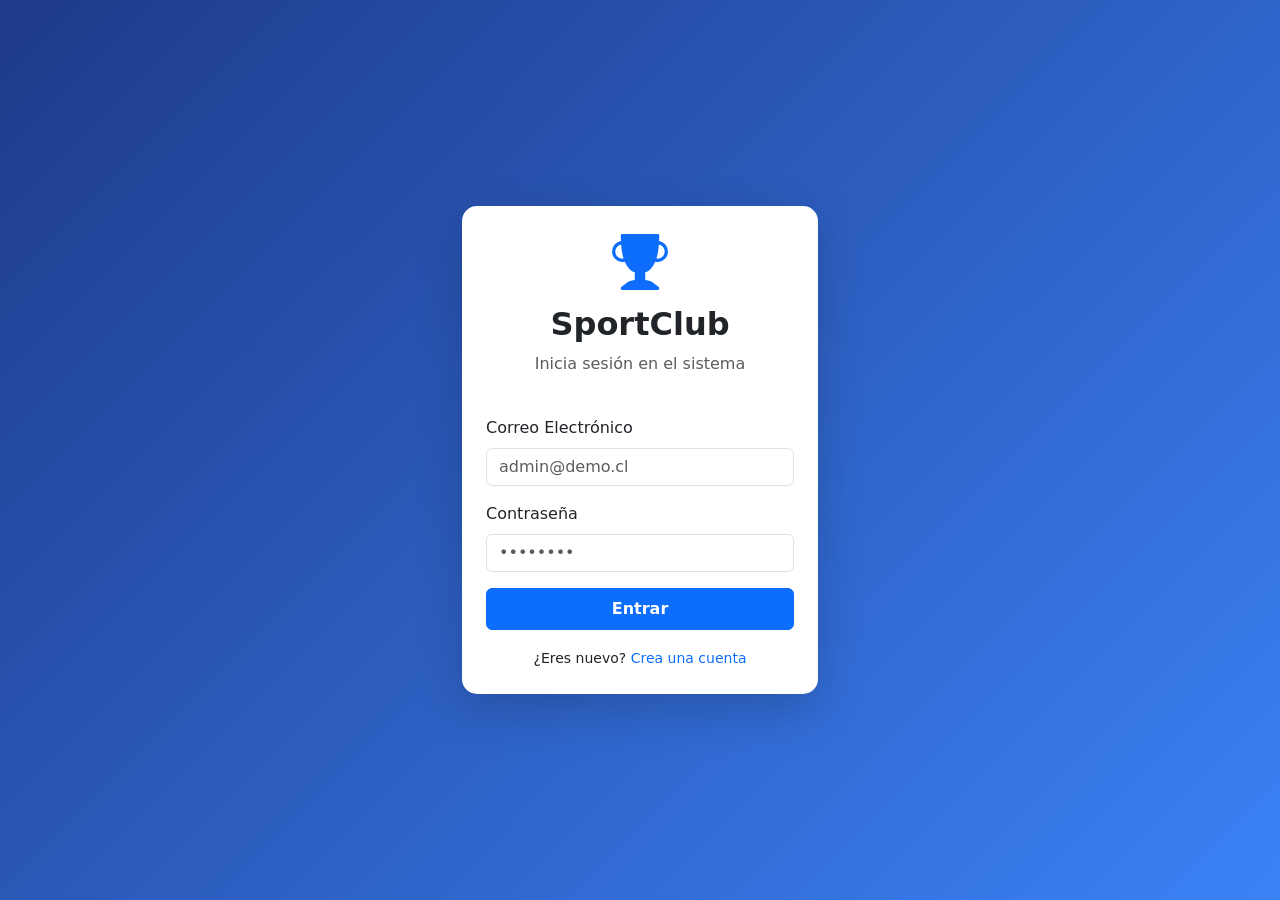
<file: index.html>
<!DOCTYPE html>
<html lang="es">
<head>
    <meta charset="UTF-8">
    <meta name="viewport" content="width=device-width, initial-scale=1.0">
    <title>SportClub - Acceso</title>
    <link href="https://cdn.jsdelivr.net/npm/bootstrap@5.3.0/dist/css/bootstrap.min.css" rel="stylesheet">
    <link rel="stylesheet" href="https://cdn.jsdelivr.net/npm/bootstrap-icons@1.11.0/font/bootstrap-icons.css">
    <style>
        body { background: linear-gradient(135deg, #1e3a8a, #3b82f6); height: 100vh; }
        .card { border-radius: 15px; border: none; }
    </style>
</head>
<body class="d-flex align-items-center">
    <div class="container">
        <div class="row justify-content-center">
            <div class="col-md-5 col-lg-4">
                <div class="card shadow-lg p-4">
                    <div class="text-center mb-4">
                        <i class="bi bi-trophy-fill text-primary display-4"></i>
                        <h2 class="fw-bold mt-2">SportClub</h2>
                        <p class="text-muted">Inicia sesión en el sistema</p>
                    </div>
                    <form id="loginForm">
                        <div class="mb-3">
                            <label class="form-label">Correo Electrónico</label>
                            <input type="email" id="email" class="form-control" placeholder="admin@demo.cl">
                            <div id="email-error" class="text-danger small mt-1"></div>
                        </div>
                        <div class="mb-3">
                            <label class="form-label">Contraseña</label>
                            <input type="password" id="password" class="form-control" placeholder="••••••••">
                            <div id="pass-error" class="text-danger small mt-1"></div>
                        </div>
                        <button type="submit" class="btn btn-primary w-100 py-2 fw-bold">Entrar</button>
                    </form>
                    <div class="text-center mt-3">
                        <small>¿Eres nuevo? <a href="registro.html" class="text-decoration-none">Crea una cuenta</a></small>
                    </div>
                </div>
            </div>
        </div>
    </div>
    <script src="js/auth.js"></script>
</body>
</html>
</file>
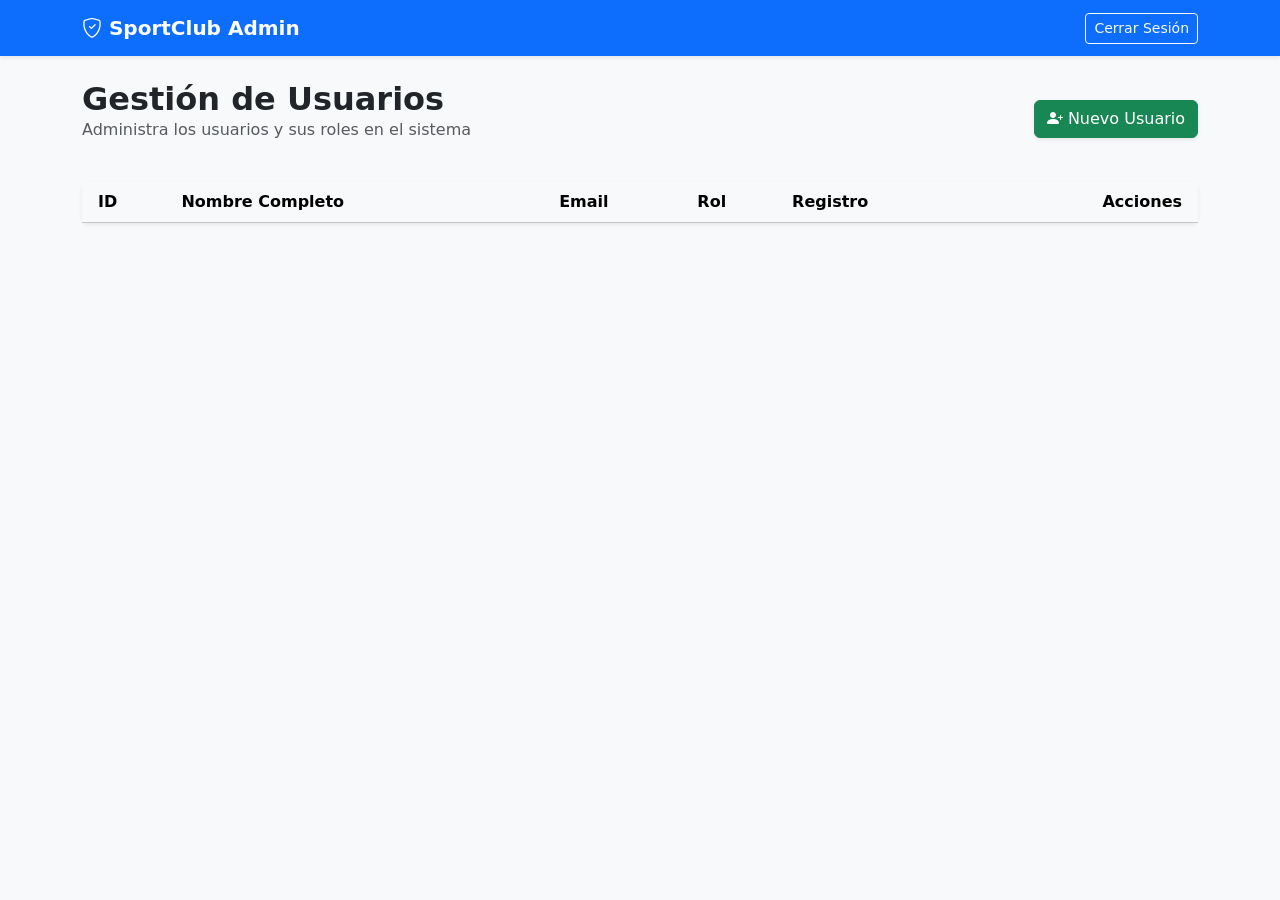
<file: admin.html>
<!DOCTYPE html>
<html lang="es">
<head>
    <meta charset="UTF-8">
    <title>SportClub - Gestión de Usuarios</title>
    <link href="https://cdn.jsdelivr.net/npm/bootstrap@5.3.0/dist/css/bootstrap.min.css" rel="stylesheet">
    <link rel="stylesheet" href="https://cdn.jsdelivr.net/npm/bootstrap-icons@1.11.0/font/bootstrap-icons.css">
</head>
<body class="bg-light">
    <nav class="navbar navbar-dark bg-primary shadow-sm mb-4">
        <div class="container">
            <a class="navbar-brand fw-bold" href="#"><i class="bi bi-shield-check"></i> SportClub Admin</a>
            <button class="btn btn-outline-light btn-sm" onclick="logout()">Cerrar Sesión</button>
        </div>
    </nav>

    <div class="container">
        <div class="d-flex justify-content-between align-items-center mb-4">
            <div>
                <h2 class="fw-bold m-0">Gestión de Usuarios</h2>
                <p class="text-muted">Administra los usuarios y sus roles en el sistema</p>
            </div>
            <button class="btn btn-success shadow-sm" data-bs-toggle="modal" data-bs-target="#userModal">
                <i class="bi bi-person-plus-fill"></i> Nuevo Usuario
            </button>
        </div>

        <div class="card shadow-sm border-0">
            <div class="card-body p-0">
                <table class="table table-hover align-middle mb-0">
                    <thead class="table-light">
                        <tr>
                            <th class="ps-3">ID</th>
                            <th>Nombre Completo</th>
                            <th>Email</th>
                            <th>Rol</th>
                            <th>Registro</th>
                            <th class="text-end pe-3">Acciones</th>
                        </tr>
                    </thead>
                    <tbody id="usersTableBody">
                        </tbody>
                </table>
            </div>
        </div>
    </div>

    <script src="js/admin.js"></script>
</body>
</html>
</file>
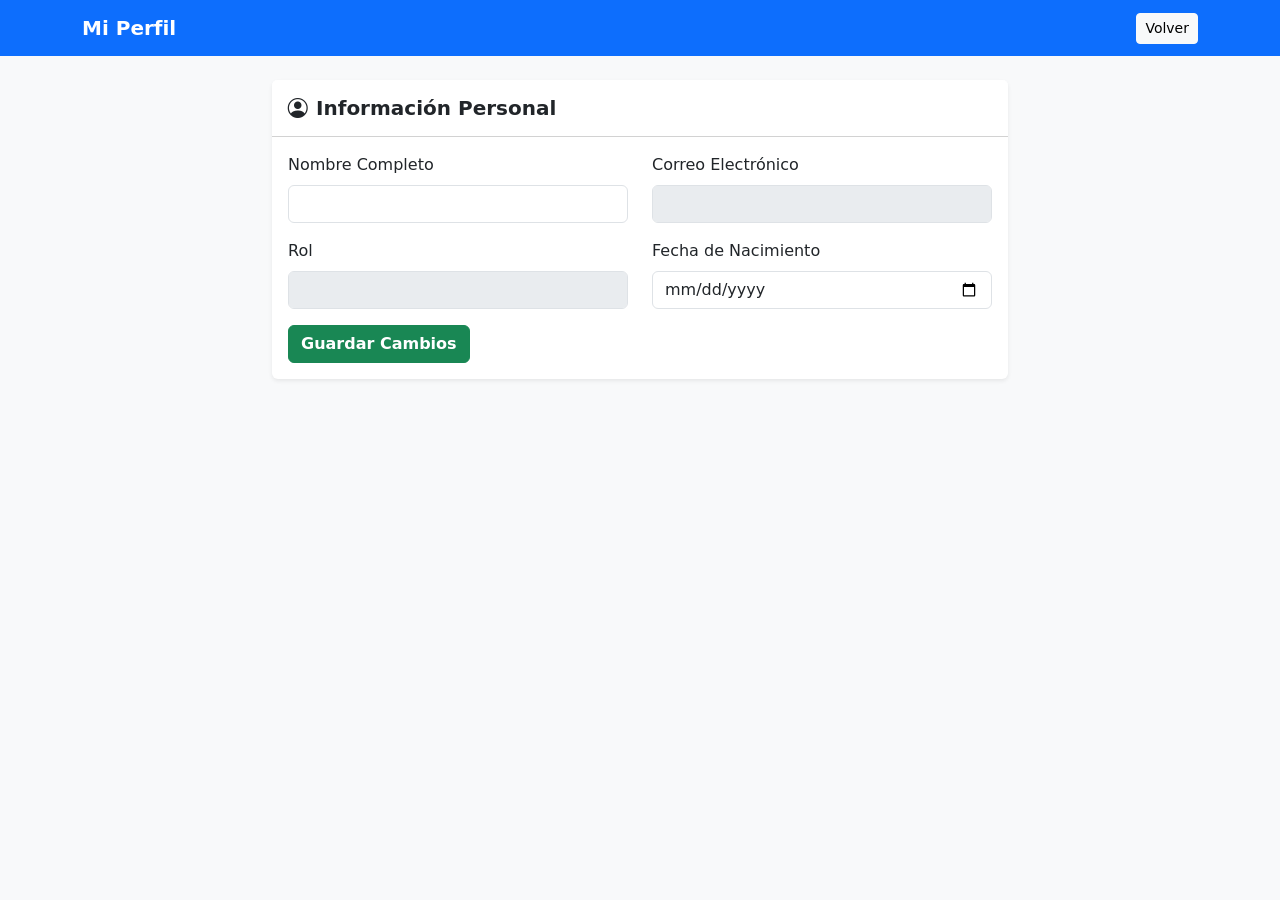
<file: perfil.html>
<!DOCTYPE html>
<html lang="es">
<head>
    <meta charset="UTF-8">
    <title>SportClub - Mi Perfil</title>
    <link href="https://cdn.jsdelivr.net/npm/bootstrap@5.3.0/dist/css/bootstrap.min.css" rel="stylesheet">
    <link rel="stylesheet" href="https://cdn.jsdelivr.net/npm/bootstrap-icons@1.11.0/font/bootstrap-icons.css">
</head>
<body class="bg-light">
    <nav class="navbar navbar-dark bg-primary mb-4">
        <div class="container">
            <span class="navbar-brand fw-bold">Mi Perfil</span>
            <button class="btn btn-light btn-sm" onclick="location.href='admin.html'">Volver</button>
        </div>
    </nav>

    <div class="container">
        <div class="row justify-content-center">
            <div class="col-md-8">
                <div class="card shadow-sm border-0">
                    <div class="card-header bg-white py-3">
                        <h5 class="mb-0 fw-bold"><i class="bi bi-person-circle me-2"></i>Información Personal</h5>
                    </div>
                    <div class="card-body">
                        <form id="profileForm">
                            <div class="row">
                                <div class="col-md-6 mb-3">
                                    <label class="form-label">Nombre Completo</label>
                                    <input type="text" id="prof-name" class="form-control">
                                </div>
                                <div class="col-md-6 mb-3">
                                    <label class="form-label">Correo Electrónico</label>
                                    <input type="email" id="prof-email" class="form-control" disabled> </div>
                                <div class="col-md-6 mb-3">
                                    <label class="form-label">Rol</label>
                                    <input type="text" id="prof-role" class="form-control" disabled> </div>
                                <div class="col-md-6 mb-3">
                                    <label class="form-label">Fecha de Nacimiento</label>
                                    <input type="date" id="prof-birth" class="form-control">
                                </div>
                            </div>
                            <button type="submit" class="btn btn-success fw-bold">Guardar Cambios</button>
                        </form>
                    </div>
                </div>
            </div>
        </div>
    </div>
    <script src="js/perfil.js"></script>
</body>
</html>
</file>
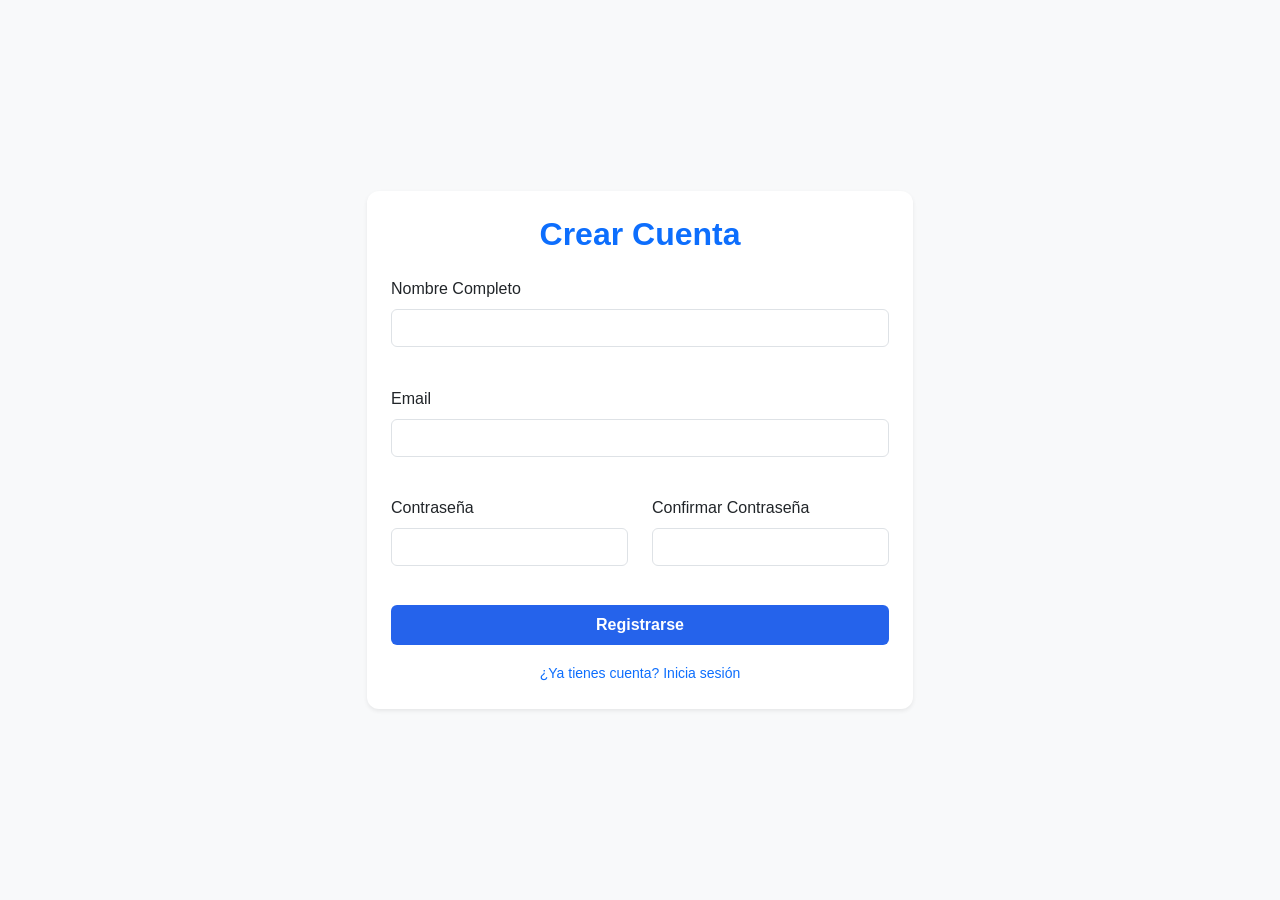
<file: registro.html>
<!DOCTYPE html>
<html lang="es">
<head>
    <meta charset="UTF-8">
    <title>SportClub - Registro</title>
    <link href="https://cdn.jsdelivr.net/npm/bootstrap@5.3.0/dist/css/bootstrap.min.css" rel="stylesheet">
    <link rel="stylesheet" href="css/styles.css">
</head>
<body class="bg-light d-flex align-items-center vh-100">
    <div class="container">
        <div class="row justify-content-center">
            <div class="col-md-6">
                <div class="card shadow-sm p-4">
                    <h2 class="text-center fw-bold text-primary mb-4">Crear Cuenta</h2>
                    <form id="registerForm">
                        <div class="mb-3">
                            <label class="form-label">Nombre Completo</label>
                            <input type="text" id="reg-name" class="form-control" required>
                            <div id="name-error" class="text-danger small mt-1"></div>
                        </div>
                        <div class="mb-3">
                            <label class="form-label">Email</label>
                            <input type="email" id="reg-email" class="form-control" required>
                            <div id="email-error" class="text-danger small mt-1"></div>
                        </div>
                        <div class="row">
                            <div class="col-md-6 mb-3">
                                <label class="form-label">Contraseña</label>
                                <input type="password" id="reg-pass" class="form-control" required>
                                <div id="pass-error" class="text-danger small mt-1"></div>
                            </div>
                            <div class="col-md-6 mb-3">
                                <label class="form-label">Confirmar Contraseña</label>
                                <input type="password" id="reg-confirm" class="form-control" required>
                                <div id="confirm-error" class="text-danger small mt-1"></div>
                            </div>
                        </div>
                        <button type="submit" class="btn btn-primary w-100 fw-bold py-2">Registrarse</button>
                    </form>
                    <div class="text-center mt-3">
                        <a href="index.html" class="text-decoration-none small">¿Ya tienes cuenta? Inicia sesión</a>
                    </div>
                </div>
            </div>
        </div>
    </div>
    <script>
        document.getElementById('registerForm').addEventListener('submit', async (e) => {
            e.preventDefault();
            const full_name = document.getElementById('reg-name').value;
            const email = document.getElementById('reg-email').value;
            const password = document.getElementById('reg-pass').value;
            const confirm = document.getElementById('reg-confirm').value;
            
            // Validaciones Visuales (Requerimiento 2.1.2) [cite: 413]
            let valid = true;
            if (password.length < 8) { [cite: 69, 260]
                document.getElementById('pass-error').innerText = "Mínimo 8 caracteres";
                valid = false;
            }
            if (password !== confirm) { [cite: 92, 388]
                document.getElementById('confirm-error').innerText = "Las contraseñas no coinciden";
                valid = false;
            }

            if (!valid) return;

            const response = await fetch('http://localhost:3000/api/auth/register', {
                method: 'POST',
                headers: { 'Content-Type': 'application/json' },
                body: JSON.stringify({ full_name, email, password })
            });

            if (response.ok) {
                alert("Registro exitoso. Ahora puedes iniciar sesión.");
                window.location.href = 'index.html';
            }
        });
    </script>
</body>
</html>
</file>
<file: css/styles.css>
/* Estilos para SportClub */
body {
    font-family: 'Segoe UI', Tahoma, Geneva, Verdana, sans-serif;
    color: #334155;
}

.card {
    border-radius: 12px;
    border: none;
}

.badge {
    padding: 0.5em 0.8em;
    font-weight: 600;
    text-transform: uppercase;
    font-size: 0.75rem;
}

/* Validaciones visuales (Requerimiento 2.1.2) [cite: 254, 255] */
.text-danger.small {
    font-size: 0.8rem;
    min-height: 1.2rem;
}

.table thead th {
    font-weight: 600;
    color: #64748b;
    border-bottom: 2px solid #f1f5f9;
}

.btn-primary {
    background-color: #2563eb;
    border: none;
}

.btn-primary:hover {
    background-color: #1d4ed8;
}
</file>
